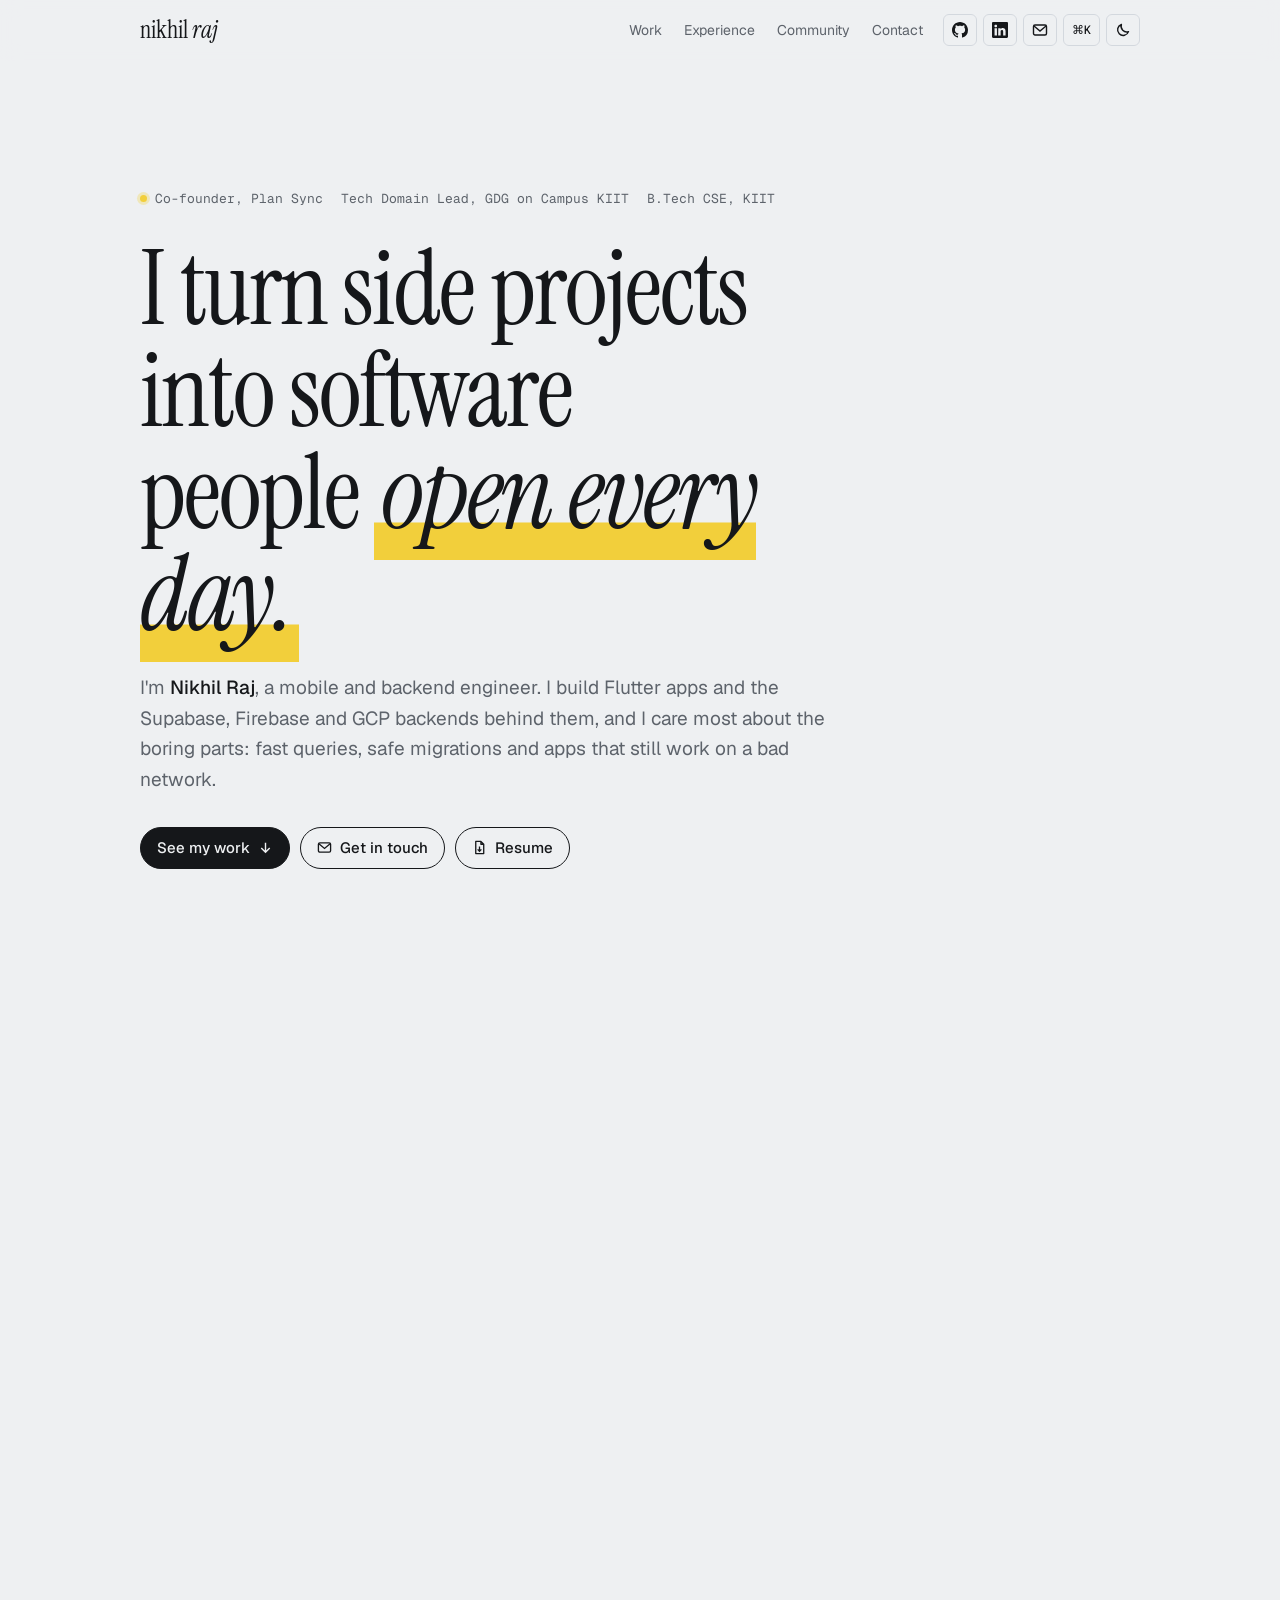
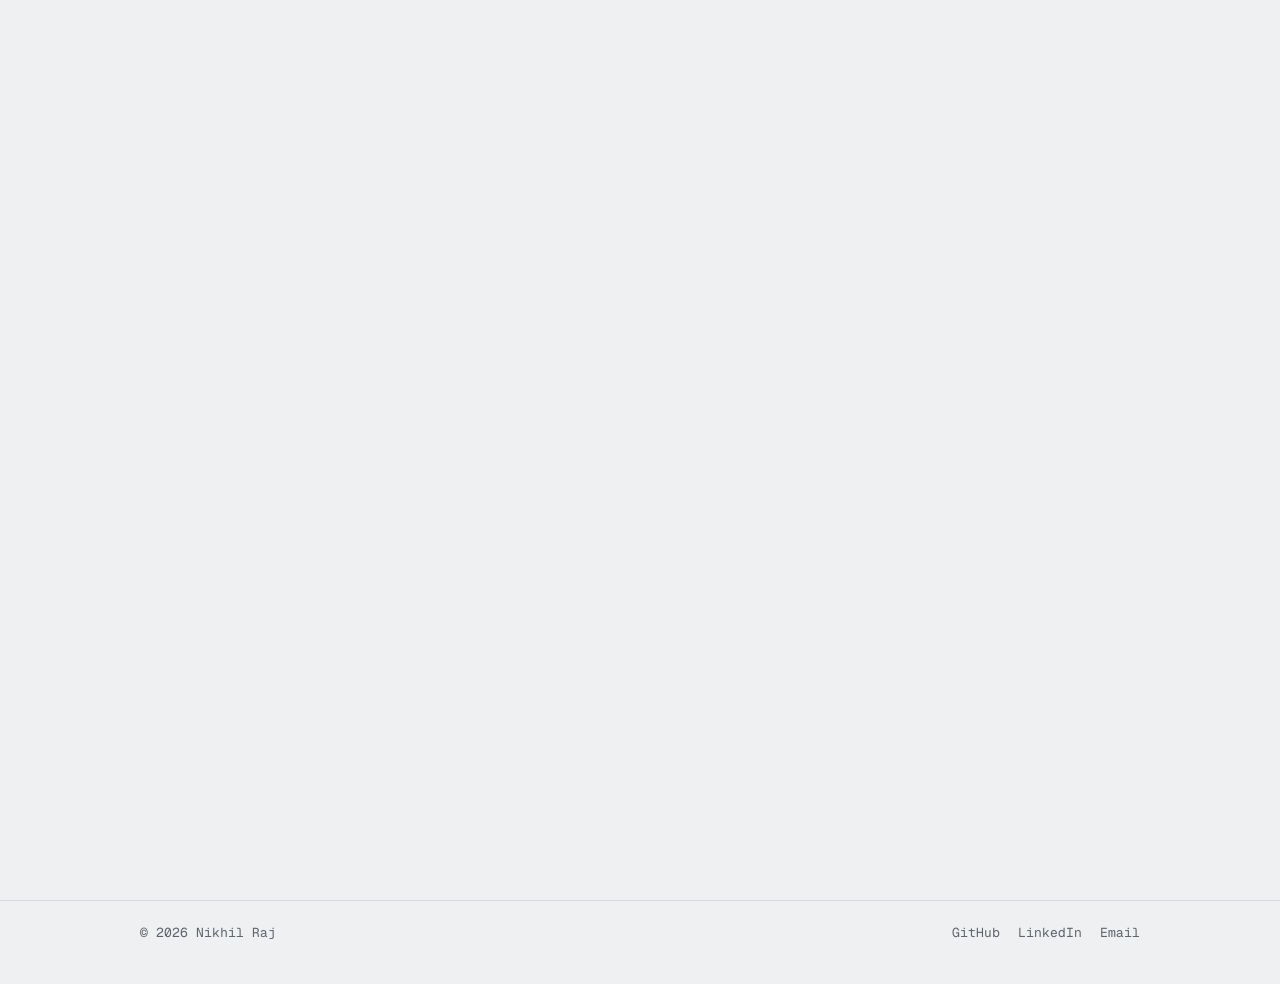
<file: index.html>
<!doctype html>
<html lang="en" class="no-js">
<head>
  <meta charset="utf-8">
  <meta name="viewport" content="width=device-width, initial-scale=1">
  <meta http-equiv="Content-Security-Policy" content="default-src 'self'; script-src 'self' 'sha256-2y3BFOywjpH5ztESn5ZbFcE5j5Bi09aAn/C+HqC1ujg='; style-src 'self'; img-src 'self' data:; font-src 'self'; connect-src 'self'; object-src 'none'; base-uri 'self'; form-action 'none'">
  <meta name="referrer" content="strict-origin-when-cross-origin">
  <meta name="robots" content="index, follow">
  <title>Nikhil Raj · Mobile & Backend Engineer</title>
  <meta name="description" content="Nikhil Raj builds mobile apps and the backends behind them. Co-founder of Plan Sync, a campus app with 15,000+ accounts. Flutter, Go, Python, Supabase, GCP.">
  <link rel="canonical" href="https://nikhilraj.co.in/">
  <meta property="og:type" content="website">
  <meta property="og:url" content="https://nikhilraj.co.in/">
  <meta property="og:title" content="Nikhil Raj · Mobile & Backend Engineer">
  <meta property="og:description" content="I turn side projects into software people open every day. Co-founder of Plan Sync (15,000+ accounts).">
  <meta property="og:image" content="https://nikhilraj.co.in/assets/og-image.png">
  <meta name="twitter:card" content="summary_large_image">
  <meta name="theme-color" content="#eef0f2" media="(prefers-color-scheme: light)">
  <meta name="theme-color" content="#0f1113" media="(prefers-color-scheme: dark)">
  <link rel="icon" href="/assets/favicon.svg" type="image/svg+xml">
  <link rel="preload" href="/assets/fonts/instrument-serif.woff2" as="font" type="font/woff2" crossorigin>
  <link rel="stylesheet" href="/assets/fonts.css">
  <link rel="stylesheet" href="/assets/styles.css">
  <script>
    document.documentElement.classList.remove('no-js');
    try { var t = localStorage.getItem('theme'); if (t) document.documentElement.dataset.theme = t; } catch (e) {}
  </script>
  <script type="application/ld+json">
  {"@context":"https://schema.org","@type":"Person","name":"Nikhil Raj","url":"https://nikhilraj.co.in/","jobTitle":"Mobile & Backend Engineer","alumniOf":"Kalinga Institute of Industrial Technology","sameAs":["https://github.com/NiikhilRaj","https://linkedin.com/in/nikhilraj16"]}
  </script>
</head>
<body>
<a class="skip" href="#main">Skip to content</a>

<svg class="sprite" width="0" height="0" aria-hidden="true">
  <symbol id="i-arrow" viewBox="0 0 16 16"><path d="M4.5 11.5l7-7M6 4.5h5.5V10" fill="none" stroke="currentColor" stroke-width="1.5"/></symbol>
  <symbol id="i-down" viewBox="0 0 16 16"><path d="M8 3v10M3.5 8.5L8 13l4.5-4.5" fill="none" stroke="currentColor" stroke-width="1.5"/></symbol>
  <symbol id="i-moon" viewBox="0 0 16 16"><path d="M13.5 9.6A5.6 5.6 0 0 1 6.4 2.5a5.6 5.6 0 1 0 7.1 7.1z" fill="none" stroke="currentColor" stroke-width="1.4" stroke-linejoin="round"/></symbol>
  <symbol id="i-sun" viewBox="0 0 16 16"><circle cx="8" cy="8" r="3" fill="none" stroke="currentColor" stroke-width="1.4"/><path d="M8 1v2M8 13v2M1 8h2M13 8h2M3 3l1.4 1.4M11.6 11.6L13 13M3 13l1.4-1.4M11.6 4.4L13 3" stroke="currentColor" stroke-width="1.4"/></symbol>
  <symbol id="i-gh" viewBox="0 0 16 16"><path fill="currentColor" d="M8 0C3.58 0 0 3.58 0 8c0 3.54 2.29 6.53 5.47 7.59.4.07.55-.17.55-.38 0-.19-.01-.82-.01-1.49-2.01.37-2.53-.49-2.69-.94-.09-.23-.48-.94-.82-1.13-.28-.15-.68-.52-.01-.53.63-.01 1.08.58 1.23.82.72 1.21 1.87.87 2.33.66.07-.52.28-.87.51-1.07-1.78-.2-3.64-.89-3.64-3.95 0-.87.31-1.59.82-2.15-.08-.2-.36-1.02.08-2.12 0 0 .67-.21 2.2.82.64-.18 1.32-.27 2-.27.68 0 1.36.09 2 .27 1.53-1.04 2.2-.82 2.2-.82.44 1.1.16 1.92.08 2.12.51.56.82 1.27.82 2.15 0 3.07-1.87 3.75-3.65 3.95.29.25.54.73.54 1.48 0 1.07-.01 1.93-.01 2.2 0 .21.15.46.55.38A8.01 8.01 0 0 0 16 8c0-4.42-3.58-8-8-8z"/></symbol>
  <symbol id="i-in" viewBox="0 0 16 16"><path fill="currentColor" d="M0 1.15C0 .52.52 0 1.18 0h13.64C15.48 0 16 .52 16 1.15v13.7c0 .63-.52 1.15-1.18 1.15H1.18C.52 16 0 15.48 0 14.85V1.15zm4.94 12.24V6.17H2.54v7.22h2.4zM3.74 5.18c.84 0 1.36-.55 1.36-1.25-.02-.71-.52-1.25-1.35-1.25-.82 0-1.36.54-1.36 1.25 0 .7.52 1.25 1.33 1.25h.02zm4.9 8.21V9.36c0-.22.02-.43.08-.59.18-.43.57-.88 1.23-.88.87 0 1.22.66 1.22 1.63v3.87h2.4V9.25c0-2.22-1.18-3.25-2.76-3.25-1.27 0-1.84.7-2.16 1.19v.03h-.02l.02-.03V6.17h-2.4c.03.68 0 7.22 0 7.22h2.4z"/></symbol>
  <symbol id="i-play" viewBox="0 0 16 16"><path d="M3 1.8v12.4c0 .4.4.6.7.4l10.4-6.2a.5.5 0 0 0 0-.8L3.7 1.4c-.3-.2-.7 0-.7.4z" fill="none" stroke="currentColor" stroke-width="1.4" stroke-linejoin="round"/></symbol>
  <symbol id="i-mail" viewBox="0 0 16 16"><rect x="1.5" y="3" width="13" height="10" rx="1.5" fill="none" stroke="currentColor" stroke-width="1.4"/><path d="M2 4l6 5 6-5" fill="none" stroke="currentColor" stroke-width="1.4"/></symbol>
  <symbol id="i-file" viewBox="0 0 16 16"><path d="M4 1.5h5.5L12.5 4.5v10h-8.5z M9.5 1.5v3h3" fill="none" stroke="currentColor" stroke-width="1.4" stroke-linejoin="round"/><path d="M8 7v5M6 10l2 2 2-2" fill="none" stroke="currentColor" stroke-width="1.4"/></symbol>
</svg>

<header class="top" id="top">
  <div class="wrap">
    <a class="brand" href="/" aria-label="Nikhil Raj, home">nikhil <i>raj</i></a>
    <nav class="nav" aria-label="Sections">
      <a href="#work">Work</a>
      <a href="#experience">Experience</a>
      <a href="#community">Community</a>
      <a href="#contact">Contact</a>
    </nav>
    <div class="top-tools">
      <a class="icon-btn" href="https://github.com/NiikhilRaj" target="_blank" rel="noopener" aria-label="GitHub" title="GitHub"><svg><use href="#i-gh"/></svg></a>
      <a class="icon-btn" href="https://linkedin.com/in/nikhilraj16" target="_blank" rel="noopener" aria-label="LinkedIn" title="LinkedIn"><svg><use href="#i-in"/></svg></a>
      <a class="icon-btn" href="mailto:nikhilraj13733@gmail.com" aria-label="Email" title="nikhilraj13733@gmail.com"><svg><use href="#i-mail"/></svg></a>
      <button class="icon-btn" id="open-palette" type="button" aria-label="Open quick navigation" title="Quick navigation (Ctrl/⌘ K)">⌘K</button>
      <button class="icon-btn" id="theme" type="button" aria-label="Toggle dark mode">
        <svg class="theme-moon"><use href="#i-moon"/></svg><svg class="theme-sun"><use href="#i-sun"/></svg>
      </button>
    </div>
  </div>
</header>

<main id="main">
  <section class="hero">
    <div class="wrap">
      <p class="eyebrow mono"><span><span class="dot"></span>Co-founder, Plan Sync</span><span>Tech Domain Lead, GDG on Campus KIIT</span><span>B.Tech CSE, KIIT</span></p>
      <h1>I turn side projects into software people <em class="mark">open every day.</em></h1>
      <p class="hero-sub">I'm <strong>Nikhil Raj</strong>, a mobile and backend engineer. I build Flutter apps and the Supabase, Firebase and GCP backends behind them, and I care most about the boring parts: fast queries, safe migrations and apps that still work on a bad network.</p>
      <div class="hero-cta">
        <a class="btn solid" href="#work">See my work <svg><use href="#i-down"/></svg></a>
        <a class="btn" href="mailto:nikhilraj13733@gmail.com"><svg><use href="#i-mail"/></svg> Get in touch</a>
        <a class="btn" href="https://docs.google.com/document/d/1LQzkYUAQ8d1en3Uep0_bGfKdRoMT5BG5hDGg9HIAHIo/edit?tab=t.0" target="_blank" rel="noopener"><svg><use href="#i-file"/></svg> Resume</a>
      </div>
    </div>
  </section>

  <div class="wrap">
    <ul class="numbers reveal" aria-label="Highlights">
      <li><span class="num" data-count="15000" data-suffix="+">15,000+</span><span class="num-label">accounts on Plan Sync, from a weekend project</span></li>
      <li><span class="num" data-count="3500" data-suffix="+">3,500+</span><span class="num-label">students opening it daily (9,500+ monthly)</span></li>
      <li><span class="num" data-count="76" data-suffix="%">76%</span><span class="num-label">cut in API query latency after a backend redesign</span></li>
      <li><span class="num" data-count="4.7" data-decimals="1" data-suffix="★">4.7★</span><span class="num-label">Play Store rating from 467 reviews</span></li>
    </ul>
  </div>

  <!-- WORK -->
  <section class="section" id="work">
    <div class="wrap">
      <div class="section-head reveal"><span class="mono">Selected work</span><h2>Things I've shipped</h2></div>

      <article class="feature reveal">
        <div class="feature-copy">
          <span class="mono muted">Co-founder · Sep 2023 to now</span>
          <h3>Plan Sync</h3>
          <p>A timetable app for college students that started as a weekend project and became the app most of campus checks before class. I designed the first database and backend, owned the roadmap and outreach, and later redesigned the backend and the UI.</p>
          <div class="tags"><span class="tag">Flutter</span><span class="tag">Supabase</span><span class="tag">GCP</span><span class="tag">Postgres</span><span class="tag">Open source</span></div>
          <div class="feature-links">
            <a class="chip-link" href="https://play.google.com/store/apps/details?id=in.co.cardlink.plansync" target="_blank" rel="noopener"><svg><use href="#i-play"/></svg> Play Store</a>
            <a class="chip-link" href="https://github.com/plansync-in/plan-sync" target="_blank" rel="noopener"><svg><use href="#i-gh"/></svg> Source</a>
          </div>
        </div>
        <div class="feature-art" aria-hidden="true">
          <div class="phone">
            <div class="screen">
              <div class="screen-head"><b>Today</b><span class="mono muted screen-sec">Section CSE-12</span></div>
              <div class="screen-days"><span>Mon</span><span class="on">Tue</span><span>Wed</span><span>Thu</span><span>Fri</span></div>
              <div class="slot"><time>08:00</time><div><b>Operating Systems</b><small>Room C-201</small></div></div>
              <div class="slot now"><time>09:00</time><div><b>DBMS Lab</b><small>Lab 4 · now</small></div></div>
              <div class="slot"><time>11:00</time><div><b>Machine Learning</b><small>Elective · Room B-106</small></div></div>
              <div class="slot"><time>13:00</time><div><b>Computer Architecture</b><small>Room C-104</small></div></div>
              <div class="slot"><time>15:00</time><div><b>Cloud Computing</b><small>Elective · Room A-12</small></div></div>
            </div>
          </div>
        </div>
      </article>

      <div class="projects">
        <article class="proj reveal">
          <div><h3>MySanji</h3><span class="kind mono">Freelance · Full-stack</span></div>
          <div>
            <p>A grocery delivery app connecting customers with local farmers, fishers and vendors. I moved production from Firebase to MongoDB with zero downtime and no data loss, using a FastAPI layer between the app and the new database, then rebuilt the app in Flutter and Swift and cut its size by 15%.</p>
            <div class="tags"><span class="tag">FastAPI</span><span class="tag">MongoDB</span><span class="tag">Flutter</span><span class="tag">Swift</span></div>
          </div>
          <div class="proj-links"><a class="arrow-link" href="https://mysanji.com/" target="_blank" rel="noopener">mysanji.com <svg><use href="#i-arrow"/></svg></a></div>
        </article>

        <article class="proj reveal">
          <div><h3>Shanghai Global</h3><span class="kind mono">Freelance · CRM &amp; web</span></div>
          <div>
            <p>Car-parts sourcing for the UAE, Qatar and the GCC. I built a cross-platform CRM dashboard for inventory and orders that halved order-processing time and raised capacity by 15%, and redesigned their landing page, which lifted retention by 20%.</p>
            <div class="tags"><span class="tag">Supabase</span><span class="tag">GCP</span><span class="tag">Flutter</span><span class="tag">WordPress</span></div>
          </div>
          <div class="proj-links"><a class="arrow-link" href="https://shanghaiglobalauto.com/" target="_blank" rel="noopener">shanghaiglobalauto.com <svg><use href="#i-arrow"/></svg></a></div>
        </article>

        <article class="proj reveal">
          <div><h3>Email spam classifier</h3><span class="kind mono">DRDO (DEAL) · ML</span></div>
          <div>
            <p>An ensemble of SVM, Naive Bayes and Extra Trees that reached 97.3% accuracy, 4 points above the baseline, served through a real-time pipeline that classifies each email in under 200 ms.</p>
            <div class="tags"><span class="tag">Python</span><span class="tag">scikit-learn</span><span class="tag">NLP</span></div>
          </div>
          <div class="proj-links"><a class="arrow-link" href="https://github.com/NiikhilRaj/email-spam-classifier" target="_blank" rel="noopener">GitHub <svg><use href="#i-arrow"/></svg></a></div>
        </article>

        <article class="proj reveal">
          <div><h3>GDG recruitment screening</h3><span class="kind mono">GDG on Campus KIIT · AI tooling</span></div>
          <div>
            <p>Adapted HackerRank's open-source hiring agent with a custom per-domain rubric to score 500+ applications, cutting shortlisting from two weeks to three days while a human still reviewed every shortlist.</p>
            <div class="tags"><span class="tag">Python</span><span class="tag">Gemini API</span></div>
          </div>
          <div class="proj-links"><a class="arrow-link" href="https://github.com/NiikhilRaj/hiring-agent" target="_blank" rel="noopener">GitHub <svg><use href="#i-arrow"/></svg></a></div>
        </article>

        <article class="proj reveal">
          <div><h3>Weave</h3><span class="kind mono">MLSA Project Wing 2025 · Open source</span></div>
          <div>
            <p>A Flutter video-calling app built by a student team. I built the login and signup flow, custom widgets and app routing through merged pull requests.</p>
            <div class="tags"><span class="tag">Flutter</span><span class="tag">Dart</span></div>
          </div>
          <div class="proj-links"><a class="arrow-link" href="https://github.com/MLSAKIIT/weave-app" target="_blank" rel="noopener">GitHub <svg><use href="#i-arrow"/></svg></a></div>
        </article>

        <article class="proj reveal">
          <div><h3>Nourish</h3><span class="kind mono">GDG workshop app · Open source</span></div>
          <div>
            <p>A nutrition tracker with macro tracking, barcode scanning and AI recipe suggestions, used as the base project in GDG mobile workshops so students contribute real features.</p>
            <div class="tags"><span class="tag">Flutter</span><span class="tag">Provider</span><span class="tag">Hive</span></div>
          </div>
          <div class="proj-links"><a class="arrow-link" href="https://github.com/NiikhilRaj/nourish-app" target="_blank" rel="noopener">GitHub <svg><use href="#i-arrow"/></svg></a></div>
        </article>

        <article class="proj reveal">
          <div><h3>Flappy Flame</h3><span class="kind mono">Game dev · Workshop demo</span></div>
          <div>
            <p>A Flappy Bird clone on the Flame engine with physics, scoring and saved high scores, running on Android, iOS, web and desktop from one codebase. I use it to teach game development.</p>
            <div class="tags"><span class="tag">Flutter</span><span class="tag">Flame</span></div>
          </div>
          <div class="proj-links"><a class="arrow-link" href="https://github.com/NiikhilRaj/flappy_flame" target="_blank" rel="noopener">GitHub <svg><use href="#i-arrow"/></svg></a></div>
        </article>
      </div>
    </div>
  </section>

  <!-- EXPERIENCE -->
  <section class="section" id="experience">
    <div class="wrap">
      <div class="section-head reveal"><span class="mono">Experience</span><h2>Where I've worked</h2></div>
      <div class="log reveal">
        <details open>
          <summary><span class="when mono">Sep 2023 to now</span><span class="role">Co-founder <span class="org">· Plan Sync</span></span><span class="toggle" aria-hidden="true">+</span></summary>
          <div class="body"><ul>
            <li>Turned a weekend side project into a campus-wide app with <b>15,000+ accounts</b> (3,500+ daily, 9,500+ monthly active) by productizing early and owning the roadmap, features and outreach.</li>
            <li>Reached the first 1,000 users on a database and backend I designed and built on Supabase and GCP.</li>
            <li>Cut API query latency by <b>76%</b> by redesigning the backend with indexes, async processing and response caching.</li>
            <li>Designed the current cross-platform UI, led the electives, search and network-error features, and reviewed and merged 8 contributor PRs as maintainer.</li>
          </ul></div>
        </details>
        <details>
          <summary><span class="when mono">Oct 2025 to Mar 2026</span><span class="role">Freelance Full-Stack Developer <span class="org">· MySanji</span></span><span class="toggle" aria-hidden="true">+</span></summary>
          <div class="body"><ul>
            <li>Migrated the production database from Firebase to MongoDB with <b>zero downtime</b> and no data loss through a FastAPI layer, in one month.</li>
            <li>Cut app size by 15% by rebuilding the app in Flutter and Swift over a five-month overhaul.</li>
          </ul></div>
        </details>
        <details>
          <summary><span class="when mono">Aug 2025 to Dec 2025</span><span class="role">Freelance Software Engineer <span class="org">· Shanghai Global</span></span><span class="toggle" aria-hidden="true">+</span></summary>
          <div class="body"><ul>
            <li>Cut order-processing time by <b>50%</b> and raised order capacity by 15% with a cross-platform CRM dashboard on Supabase and GCP.</li>
            <li>Raised customer retention by 20% by redesigning the company's WordPress landing page.</li>
          </ul></div>
        </details>
        <details>
          <summary><span class="when mono">Jun 2025 to Jul 2025</span><span class="role">Summer Trainee <span class="org">· DEAL, DRDO</span></span><span class="toggle" aria-hidden="true">+</span></summary>
          <div class="body"><ul>
            <li>Reached <b>97.3%</b> spam-detection accuracy, 4 points above baseline, with an ensemble of SVM, Naive Bayes and Extra Trees in Python.</li>
            <li>Classified incoming email in under 200 ms each with a real-time pipeline and NLP preprocessing.</li>
          </ul></div>
        </details>
        <details>
          <summary><span class="when mono">Mar 2025 to May 2025</span><span class="role">Flutter Developer Intern <span class="org">· MemoNeet</span></span><span class="toggle" aria-hidden="true">+</span></summary>
          <div class="body"><ul>
            <li>Shipped a referral system on Firebase Auth, Realtime Database and Razorpay payouts.</li>
            <li>Wrote Firebase Functions and Realtime Database security rules for a backend serving <b>1M+ users</b>.</li>
            <li>Reduced login failures by 5% by handling legacy devices in the auth flow.</li>
          </ul></div>
        </details>
      </div>
    </div>
  </section>

  <!-- COMMUNITY -->
  <section class="section" id="community">
    <div class="wrap">
      <div class="section-head reveal"><span class="mono">Community</span><h2>Teaching and leading</h2></div>
      <div class="cards">
        <article class="card reveal">
          <span class="mono muted">Feb 2025 to now · Volunteer</span>
          <h3>Tech Domain Lead, Google Developer Group on Campus KIIT</h3>
          <span class="big">2,000+</span>
          <p>students taught mobile and game development through workshops, webinars and bootcamps, using projects like <a href="https://github.com/NiikhilRaj/nourish-app" target="_blank" rel="noopener">Nourish</a> and <a href="https://github.com/NiikhilRaj/flappy_flame" target="_blank" rel="noopener">Flappy Flame</a>. I also coordinated 30+ student developers to ship 4 community apps.</p>
        </article>
        <article class="card reveal">
          <span class="mono muted">Feb 2025 to now · Volunteer</span>
          <h3>App Developer, Microsoft Learn Student Ambassadors KIIT</h3>
          <span class="big">1 month</span>
          <p>Led a team of 13 students from a blank repo to a released fitness-tracking and video-calling app in one month.</p>
        </article>
      </div>
    </div>
  </section>

  <!-- STACK -->
  <section class="section" id="stack">
    <div class="wrap">
      <div class="section-head reveal"><span class="mono">Toolbox</span><h2>What I work with</h2></div>
      <dl class="stack reveal">
        <div class="stack-row"><dt class="mono">Languages</dt><dd><span>Dart</span><span>Python</span><span>Go</span><span>Swift</span><span>C++</span><span>C</span><span>Java</span></dd></div>
        <div class="stack-row"><dt class="mono">Mobile</dt><dd><span>Flutter</span><span>Flame</span><span>Swift</span><span>Figma</span></dd></div>
        <div class="stack-row"><dt class="mono">Backend</dt><dd><span>FastAPI</span><span>REST APIs</span><span>Postgres</span><span>MongoDB</span><span>Supabase</span><span>Firebase</span></dd></div>
        <div class="stack-row"><dt class="mono">Cloud &amp; ops</dt><dd><span>GCP</span><span>AWS (Lambda, EC2, S3)</span><span>Docker</span><span>GitHub Actions</span><span>Grafana</span><span>Linux</span></dd></div>
        <div class="stack-row"><dt class="mono">Certified</dt><dd><span><a href="https://www.credly.com/badges/8848e8b5-2389-4c54-8351-a8959b86e217/public_url" target="_blank" rel="noopener">SAP Certified Backend Developer (CAP)</a></span><span><a href="https://www.coursera.org/account/accomplishments/professional-cert/M4ODEMSPIJYP" target="_blank" rel="noopener">IBM DevOps &amp; Software Engineering</a></span></dd></div>
        <div class="stack-row"><dt class="mono">Education</dt><dd>B.Tech in Computer Science, Kalinga Institute of Industrial Technology, 2023 to now</dd></div>
      </dl>
    </div>
  </section>

  <!-- CONTACT -->
  <section class="contact" id="contact">
    <div class="wrap">
      <p class="mono muted reveal">Contact</p>
      <h2 class="reveal">Building something? <em>Let's talk.</em></h2>
      <div class="mail-row reveal">
        <a class="mail" href="mailto:nikhilraj13733@gmail.com">nikhilraj13733@gmail.com</a>
        <button class="icon-btn" id="copy-mail" type="button" data-email="nikhilraj13733@gmail.com">Copy</button>
      </div>
      <div class="socials reveal">
        <a class="chip-link" href="https://github.com/NiikhilRaj" target="_blank" rel="noopener"><svg><use href="#i-gh"/></svg> GitHub</a>
        <a class="chip-link" href="https://linkedin.com/in/nikhilraj16" target="_blank" rel="noopener"><svg><use href="#i-in"/></svg> LinkedIn</a>
        <a class="chip-link" href="https://play.google.com/store/apps/details?id=in.co.cardlink.plansync" target="_blank" rel="noopener"><svg><use href="#i-play"/></svg> Plan Sync</a>
        <a class="chip-link" href="https://docs.google.com/document/d/1LQzkYUAQ8d1en3Uep0_bGfKdRoMT5BG5hDGg9HIAHIo/edit?tab=t.0" target="_blank" rel="noopener"><svg><use href="#i-file"/></svg> Resume</a>
      </div>
    </div>
  </section>
</main>

<footer>
  <div class="wrap mono">
    <span>© <span id="year">2026</span> Nikhil Raj</span>
    <span class="foot-links"><a href="https://github.com/NiikhilRaj" target="_blank" rel="noopener">GitHub</a><a href="https://linkedin.com/in/nikhilraj16" target="_blank" rel="noopener">LinkedIn</a><a href="mailto:nikhilraj13733@gmail.com">Email</a></span>
  </div>
</footer>

<div class="palette" id="palette" role="dialog" aria-modal="true" aria-label="Quick navigation">
  <div class="palette-box">
    <input id="palette-input" type="text" placeholder="Jump to a section, project or link…" autocomplete="off" spellcheck="false">
    <ul id="palette-list"></ul>
  </div>
</div>

<script src="/assets/main.js" defer></script>
</body>
</html>
</file>
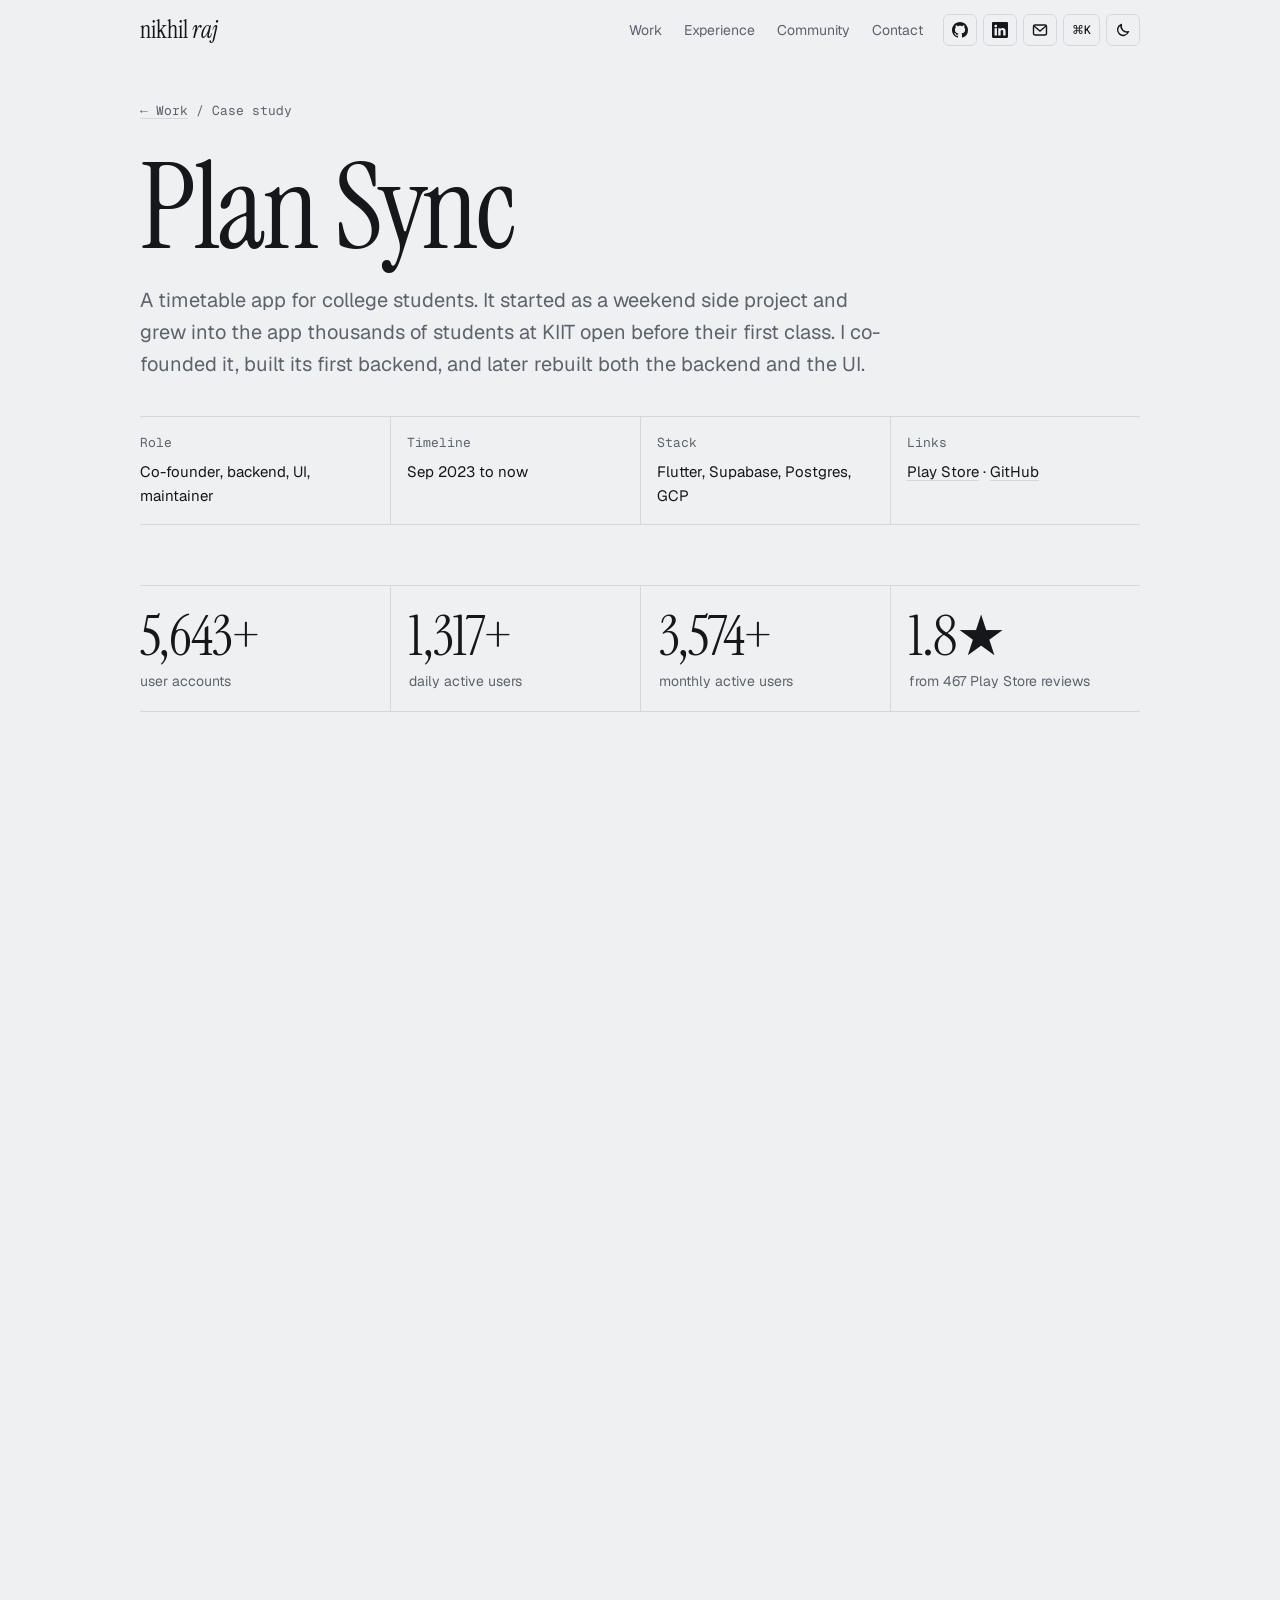
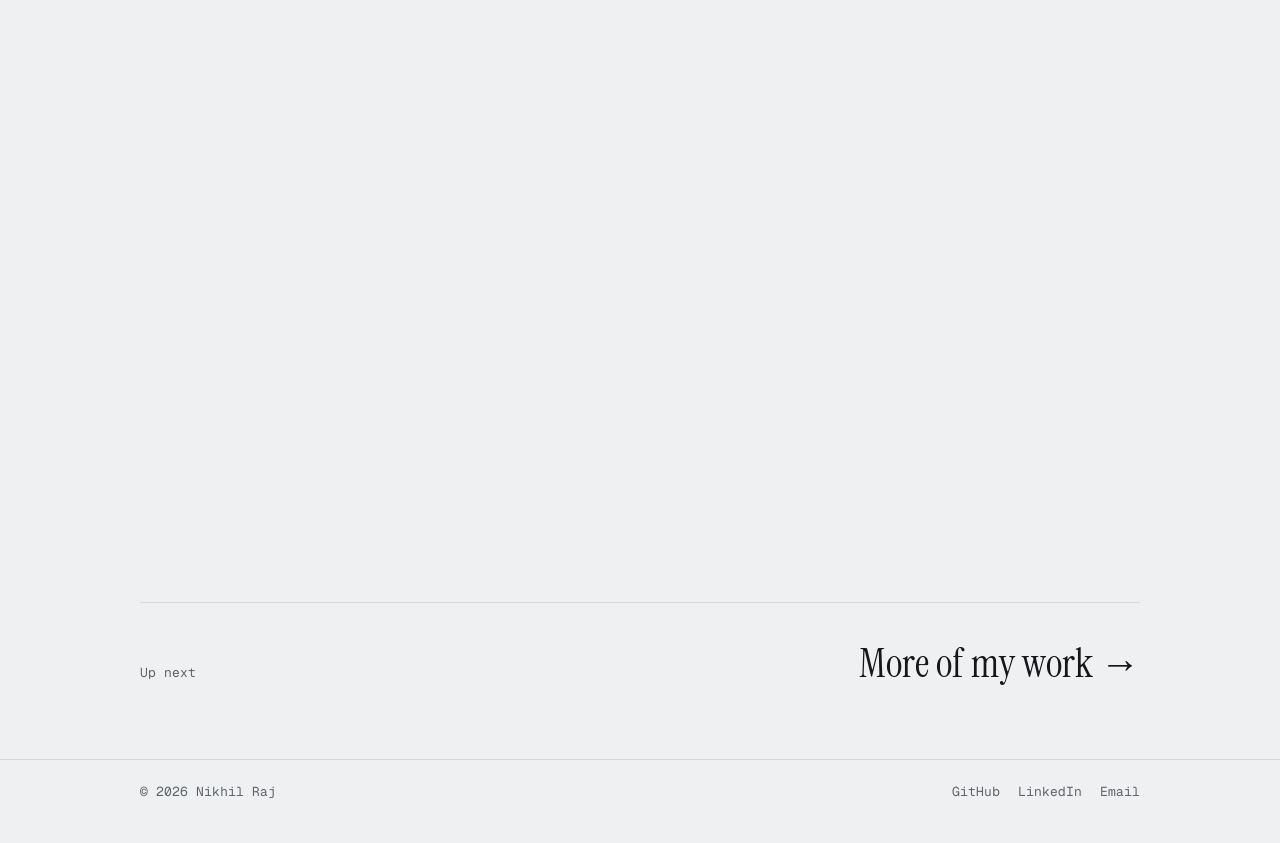
<file: projects/plan-sync.html>
<!doctype html>
<html lang="en" class="no-js">
<head>
  <meta charset="utf-8">
  <meta name="viewport" content="width=device-width, initial-scale=1">
  <meta http-equiv="Content-Security-Policy" content="default-src 'self'; script-src 'self' 'sha256-2y3BFOywjpH5ztESn5ZbFcE5j5Bi09aAn/C+HqC1ujg='; style-src 'self'; img-src 'self' data:; font-src 'self'; connect-src 'self'; object-src 'none'; base-uri 'self'; form-action 'none'">
  <meta name="referrer" content="strict-origin-when-cross-origin">
  <meta name="robots" content="index, follow">
  <title>Plan Sync · Nikhil Raj</title>
  <meta name="description" content="How a weekend timetable project became a campus app with 15,000+ accounts, and the backend redesign that cut API latency by 76%.">
  <link rel="canonical" href="https://nikhilraj.co.in/projects/plan-sync.html">
  <meta property="og:type" content="website">
  <meta property="og:url" content="https://nikhilraj.co.in/projects/plan-sync.html">
  <meta property="og:title" content="Plan Sync · Nikhil Raj">
  <meta property="og:description" content="I turn side projects into software people open every day. Co-founder of Plan Sync (15,000+ accounts).">
  <meta property="og:image" content="https://nikhilraj.co.in/assets/og-image.png">
  <meta name="twitter:card" content="summary_large_image">
  <meta name="theme-color" content="#eef0f2" media="(prefers-color-scheme: light)">
  <meta name="theme-color" content="#0f1113" media="(prefers-color-scheme: dark)">
  <link rel="icon" href="/assets/favicon.svg" type="image/svg+xml">
  <link rel="preload" href="/assets/fonts/instrument-serif.woff2" as="font" type="font/woff2" crossorigin>
  <link rel="stylesheet" href="/assets/fonts.css">
  <link rel="stylesheet" href="/assets/styles.css">
  <script>
    document.documentElement.classList.remove('no-js');
    try { var t = localStorage.getItem('theme'); if (t) document.documentElement.dataset.theme = t; } catch (e) {}
  </script>
</head>
<body>
<a class="skip" href="#main">Skip to content</a>

<svg class="sprite" width="0" height="0" aria-hidden="true">
  <symbol id="i-arrow" viewBox="0 0 16 16"><path d="M4.5 11.5l7-7M6 4.5h5.5V10" fill="none" stroke="currentColor" stroke-width="1.5"/></symbol>
  <symbol id="i-down" viewBox="0 0 16 16"><path d="M8 3v10M3.5 8.5L8 13l4.5-4.5" fill="none" stroke="currentColor" stroke-width="1.5"/></symbol>
  <symbol id="i-moon" viewBox="0 0 16 16"><path d="M13.5 9.6A5.6 5.6 0 0 1 6.4 2.5a5.6 5.6 0 1 0 7.1 7.1z" fill="none" stroke="currentColor" stroke-width="1.4" stroke-linejoin="round"/></symbol>
  <symbol id="i-sun" viewBox="0 0 16 16"><circle cx="8" cy="8" r="3" fill="none" stroke="currentColor" stroke-width="1.4"/><path d="M8 1v2M8 13v2M1 8h2M13 8h2M3 3l1.4 1.4M11.6 11.6L13 13M3 13l1.4-1.4M11.6 4.4L13 3" stroke="currentColor" stroke-width="1.4"/></symbol>
  <symbol id="i-gh" viewBox="0 0 16 16"><path fill="currentColor" d="M8 0C3.58 0 0 3.58 0 8c0 3.54 2.29 6.53 5.47 7.59.4.07.55-.17.55-.38 0-.19-.01-.82-.01-1.49-2.01.37-2.53-.49-2.69-.94-.09-.23-.48-.94-.82-1.13-.28-.15-.68-.52-.01-.53.63-.01 1.08.58 1.23.82.72 1.21 1.87.87 2.33.66.07-.52.28-.87.51-1.07-1.78-.2-3.64-.89-3.64-3.95 0-.87.31-1.59.82-2.15-.08-.2-.36-1.02.08-2.12 0 0 .67-.21 2.2.82.64-.18 1.32-.27 2-.27.68 0 1.36.09 2 .27 1.53-1.04 2.2-.82 2.2-.82.44 1.1.16 1.92.08 2.12.51.56.82 1.27.82 2.15 0 3.07-1.87 3.75-3.65 3.95.29.25.54.73.54 1.48 0 1.07-.01 1.93-.01 2.2 0 .21.15.46.55.38A8.01 8.01 0 0 0 16 8c0-4.42-3.58-8-8-8z"/></symbol>
  <symbol id="i-in" viewBox="0 0 16 16"><path fill="currentColor" d="M0 1.15C0 .52.52 0 1.18 0h13.64C15.48 0 16 .52 16 1.15v13.7c0 .63-.52 1.15-1.18 1.15H1.18C.52 16 0 15.48 0 14.85V1.15zm4.94 12.24V6.17H2.54v7.22h2.4zM3.74 5.18c.84 0 1.36-.55 1.36-1.25-.02-.71-.52-1.25-1.35-1.25-.82 0-1.36.54-1.36 1.25 0 .7.52 1.25 1.33 1.25h.02zm4.9 8.21V9.36c0-.22.02-.43.08-.59.18-.43.57-.88 1.23-.88.87 0 1.22.66 1.22 1.63v3.87h2.4V9.25c0-2.22-1.18-3.25-2.76-3.25-1.27 0-1.84.7-2.16 1.19v.03h-.02l.02-.03V6.17h-2.4c.03.68 0 7.22 0 7.22h2.4z"/></symbol>
  <symbol id="i-play" viewBox="0 0 16 16"><path d="M3 1.8v12.4c0 .4.4.6.7.4l10.4-6.2a.5.5 0 0 0 0-.8L3.7 1.4c-.3-.2-.7 0-.7.4z" fill="none" stroke="currentColor" stroke-width="1.4" stroke-linejoin="round"/></symbol>
  <symbol id="i-mail" viewBox="0 0 16 16"><rect x="1.5" y="3" width="13" height="10" rx="1.5" fill="none" stroke="currentColor" stroke-width="1.4"/><path d="M2 4l6 5 6-5" fill="none" stroke="currentColor" stroke-width="1.4"/></symbol>
  <symbol id="i-file" viewBox="0 0 16 16"><path d="M4 1.5h5.5L12.5 4.5v10h-8.5z M9.5 1.5v3h3" fill="none" stroke="currentColor" stroke-width="1.4" stroke-linejoin="round"/><path d="M8 7v5M6 10l2 2 2-2" fill="none" stroke="currentColor" stroke-width="1.4"/></symbol>
</svg>

<header class="top" id="top">
  <div class="wrap">
    <a class="brand" href="/" aria-label="Nikhil Raj, home">nikhil <i>raj</i></a>
    <nav class="nav" aria-label="Sections">
      <a href="/#work">Work</a>
      <a href="/#experience">Experience</a>
      <a href="/#community">Community</a>
      <a href="/#contact">Contact</a>
    </nav>
    <div class="top-tools">
      <a class="icon-btn" href="https://github.com/NiikhilRaj" target="_blank" rel="noopener" aria-label="GitHub" title="GitHub"><svg><use href="#i-gh"/></svg></a>
      <a class="icon-btn" href="https://linkedin.com/in/nikhilraj16" target="_blank" rel="noopener" aria-label="LinkedIn" title="LinkedIn"><svg><use href="#i-in"/></svg></a>
      <a class="icon-btn" href="mailto:nikhilraj13733@gmail.com" aria-label="Email" title="nikhilraj13733@gmail.com"><svg><use href="#i-mail"/></svg></a>
      <button class="icon-btn" id="open-palette" type="button" aria-label="Open quick navigation" title="Quick navigation (Ctrl/⌘ K)">⌘K</button>
      <button class="icon-btn" id="theme" type="button" aria-label="Toggle dark mode">
        <svg class="theme-moon"><use href="#i-moon"/></svg><svg class="theme-sun"><use href="#i-sun"/></svg>
      </button>
    </div>
  </div>
</header>

<main id="main">
  <div class="wrap">
    <p class="crumbs mono muted"><a href="/#work">← Work</a> / Case study</p>
    <section class="case-hero">
      <h1>Plan Sync</h1>
      <p class="lede">A timetable app for college students. It started as a weekend side project and grew into the app thousands of students at KIIT open before their first class. I co-founded it, built its first backend, and later rebuilt both the backend and the UI.</p>
      <dl class="meta">
        <div><dt class="mono">Role</dt><dd>Co-founder, backend, UI, maintainer</dd></div>
        <div><dt class="mono">Timeline</dt><dd>Sep 2023 to now</dd></div>
        <div><dt class="mono">Stack</dt><dd>Flutter, Supabase, Postgres, GCP</dd></div>
        <div><dt class="mono">Links</dt><dd><a href="https://play.google.com/store/apps/details?id=in.co.cardlink.plansync" target="_blank" rel="noopener">Play Store</a> · <a href="https://github.com/plansync-in/plan-sync" target="_blank" rel="noopener">GitHub</a></dd></div>
      </dl>
    </section>

    <ul class="numbers reveal" aria-label="Plan Sync in numbers">
      <li><span class="num" data-count="15000" data-suffix="+">15,000+</span><span class="num-label">user accounts</span></li>
      <li><span class="num" data-count="3500" data-suffix="+">3,500+</span><span class="num-label">daily active users</span></li>
      <li><span class="num" data-count="9500" data-suffix="+">9,500+</span><span class="num-label">monthly active users</span></li>
      <li><span class="num" data-count="4.7" data-decimals="1" data-suffix="★">4.7★</span><span class="num-label">from 467 Play Store reviews</span></li>
    </ul>

    <section class="section">
      <div class="section-head reveal"><span class="mono">The problem</span><h2>Where is my next class?</h2></div>
      <div class="section-body"><div class="prose reveal">
        <p>Timetables at a big university change by section, by elective and by week, and they usually live in a PDF or a group chat. Plan Sync puts each student's own schedule on their phone, kept up to date by the community: students add their timetables and report anything that's wrong.</p>
        <p>What began as a weekend project for friends had real pull, so I pushed to <strong>productize it early</strong> and took on the roadmap, feature decisions and outreach to get it in front of the rest of campus.</p>
      </div></div>
    </section>

    <section class="section">
      <div class="section-head reveal"><span class="mono">Backend</span><h2>From zero to 1,000, then faster</h2></div>
      <div class="section-body"><div class="prose reveal">
        <p>I designed and built the <strong>first database and backend on Supabase and GCP</strong>, which carried the app to its first 1,000 users.</p>
        <p>As usage grew, I redesigned the backend for speed: <strong>database indexes</strong> on the hot queries, <strong>asynchronous processing</strong> for work that didn't need to block a request, and <strong>response caching</strong> for data many students request at once.</p>
        <p class="callout">API query latency dropped by 76%.</p>
      </div></div>
    </section>

    <section class="section">
      <div class="section-head reveal"><span class="mono">Product &amp; UI</span><h2>An app that works on campus Wi-Fi</h2></div>
      <div class="section-body"><div class="prose reveal">
        <p>I designed the current cross-platform UI and led three features: <strong>electives</strong>, so a schedule reflects the courses a student actually picked; <strong>search</strong>; and <strong>network-error handling</strong>, so the app degrades gracefully instead of failing on a flaky connection.</p>
      </div></div>
    </section>

    <section class="section">
      <div class="section-head reveal"><span class="mono">Open source</span><h2>Maintaining it in the open</h2></div>
      <div class="section-body"><div class="prose reveal">
        <p>Plan Sync is open source. I'm the <strong>#2 contributor, with 49 of 576 commits</strong>, and as a maintainer I've reviewed and merged 8 pull requests from other contributors.</p>
        <p><a class="arrow-link" href="https://github.com/plansync-in/plan-sync" target="_blank" rel="noopener">github.com/plansync-in/plan-sync <svg><use href="#i-arrow"/></svg></a></p>
      </div></div>
    </section>

    <div class="next">
      <span class="mono muted">Up next</span>
      <a href="/#work">More of my work →</a>
    </div>
  </div>
</main>

<footer>
  <div class="wrap mono">
    <span>© <span id="year">2026</span> Nikhil Raj</span>
    <span class="foot-links"><a href="https://github.com/NiikhilRaj" target="_blank" rel="noopener">GitHub</a><a href="https://linkedin.com/in/nikhilraj16" target="_blank" rel="noopener">LinkedIn</a><a href="mailto:nikhilraj13733@gmail.com">Email</a></span>
  </div>
</footer>

<div class="palette" id="palette" role="dialog" aria-modal="true" aria-label="Quick navigation">
  <div class="palette-box">
    <input id="palette-input" type="text" placeholder="Jump to a section, project or link…" autocomplete="off" spellcheck="false">
    <ul id="palette-list"></ul>
  </div>
</div>

<script src="/assets/main.js" defer></script>
</body>
</html>
</file>
<file: assets/fonts.css>
@font-face {
  font-family: 'Geist';
  font-style: normal;
  font-weight: 400;
  font-display: swap;
  src: url(/assets/fonts/geist.woff2) format('woff2');
  unicode-range: U+0000-00FF, U+0131, U+0152-0153, U+02BB-02BC, U+02C6, U+02DA, U+02DC, U+0304, U+0308, U+0329, U+2000-206F, U+20AC, U+2122, U+2191, U+2193, U+2212, U+2215, U+FEFF, U+FFFD;
}
@font-face {
  font-family: 'Geist';
  font-style: normal;
  font-weight: 500;
  font-display: swap;
  src: url(/assets/fonts/geist.woff2) format('woff2');
  unicode-range: U+0000-00FF, U+0131, U+0152-0153, U+02BB-02BC, U+02C6, U+02DA, U+02DC, U+0304, U+0308, U+0329, U+2000-206F, U+20AC, U+2122, U+2191, U+2193, U+2212, U+2215, U+FEFF, U+FFFD;
}
@font-face {
  font-family: 'Geist Mono';
  font-style: normal;
  font-weight: 400;
  font-display: swap;
  src: url(/assets/fonts/geist-mono.woff2) format('woff2');
  unicode-range: U+0000-00FF, U+0131, U+0152-0153, U+02BB-02BC, U+02C6, U+02DA, U+02DC, U+0304, U+0308, U+0329, U+2000-206F, U+20AC, U+2122, U+2191, U+2193, U+2212, U+2215, U+FEFF, U+FFFD;
}
@font-face {
  font-family: 'Geist Mono';
  font-style: normal;
  font-weight: 500;
  font-display: swap;
  src: url(/assets/fonts/geist-mono.woff2) format('woff2');
  unicode-range: U+0000-00FF, U+0131, U+0152-0153, U+02BB-02BC, U+02C6, U+02DA, U+02DC, U+0304, U+0308, U+0329, U+2000-206F, U+20AC, U+2122, U+2191, U+2193, U+2212, U+2215, U+FEFF, U+FFFD;
}
@font-face {
  font-family: 'Instrument Serif';
  font-style: italic;
  font-weight: 400;
  font-display: swap;
  src: url(/assets/fonts/instrument-serif-italic.woff2) format('woff2');
  unicode-range: U+0000-00FF, U+0131, U+0152-0153, U+02BB-02BC, U+02C6, U+02DA, U+02DC, U+0304, U+0308, U+0329, U+2000-206F, U+20AC, U+2122, U+2191, U+2193, U+2212, U+2215, U+FEFF, U+FFFD;
}
@font-face {
  font-family: 'Instrument Serif';
  font-style: normal;
  font-weight: 400;
  font-display: swap;
  src: url(/assets/fonts/instrument-serif.woff2) format('woff2');
  unicode-range: U+0000-00FF, U+0131, U+0152-0153, U+02BB-02BC, U+02C6, U+02DA, U+02DC, U+0304, U+0308, U+0329, U+2000-206F, U+20AC, U+2122, U+2191, U+2193, U+2212, U+2215, U+FEFF, U+FFFD;
}
</file>
<file: assets/styles.css>
/* ---------- tokens ---------- */
:root {
  --paper: #eef0f2;
  --paper-2: #e3e6ea;
  --ink: #15171a;
  --muted: #5d636b;
  --line: #d3d8de;
  --mark: #f2cf3b;
  --mark-ink: #15171a;
  --serif: "Instrument Serif", Georgia, serif;
  --sans: "Geist", system-ui, -apple-system, "Segoe UI", sans-serif;
  --mono: "Geist Mono", ui-monospace, "SFMono-Regular", Menlo, monospace;
  --wrap: 1080px;
  --gutter: clamp(16px, 4vw, 40px);
  color-scheme: light;
}
@media (prefers-color-scheme: dark) {
  :root:not([data-theme="light"]) {
    --paper: #0f1113;
    --paper-2: #181b1f;
    --ink: #e6e8eb;
    --muted: #8a919a;
    --line: #262a30;
    --mark: #e8c531;
    --mark-band: #6b5a14;
    color-scheme: dark;
  }
}
:root[data-theme="dark"] {
  --paper: #0f1113;
  --paper-2: #181b1f;
  --ink: #e6e8eb;
  --muted: #8a919a;
  --line: #262a30;
  --mark: #e8c531;
  --mark-band: #6b5a14;
  color-scheme: dark;
}

/* ---------- base ---------- */
*, *::before, *::after { box-sizing: border-box; }
html { scroll-behavior: smooth; scroll-padding-top: 72px; -webkit-text-size-adjust: 100%; }
@media (prefers-reduced-motion: reduce) { html { scroll-behavior: auto; } }
body {
  margin: 0;
  background: var(--paper);
  color: var(--ink);
  font: 400 16px/1.6 var(--sans);
  -webkit-font-smoothing: antialiased;
  overflow-x: hidden;
}
img, svg { display: block; max-width: 100%; }
a { color: inherit; text-decoration-color: var(--line); text-underline-offset: 3px; text-decoration-thickness: 1px; }
a:hover { text-decoration-color: var(--ink); }
::selection { background: var(--mark); color: var(--mark-ink); }
:focus-visible { outline: 2px solid var(--ink); outline-offset: 3px; border-radius: 2px; }
h1, h2, h3 { margin: 0; font-weight: 400; }
p { margin: 0; }
ul { margin: 0; padding: 0; list-style: none; }

.sprite { position: absolute; width: 0; height: 0; overflow: hidden; }
.screen-sec { font-size: 10px; }
.wrap { max-width: var(--wrap); margin: 0 auto; padding: 0 var(--gutter); }
.mono { font-family: var(--mono); font-size: 13px; letter-spacing: 0; }
.muted { color: var(--muted); }
.skip { position: absolute; left: -999px; top: 8px; background: var(--mark); color: var(--mark-ink); padding: 6px 10px; z-index: 50; }
.skip:focus { left: 8px; }

/* highlighter: the one accent, used sparingly */
.mark {
  box-shadow: inset 0 -0.36em 0 var(--mark-band, var(--mark));
  padding: 0 .06em;
}

/* ---------- header ---------- */
.top {
  position: sticky; top: 0; z-index: 20;
  background: color-mix(in srgb, var(--paper) 88%, transparent);
  backdrop-filter: blur(10px);
  -webkit-backdrop-filter: blur(10px);
  border-bottom: 1px solid transparent;
  transition: border-color .2s;
}
.top.scrolled { border-bottom-color: var(--line); }
.top .wrap { display: flex; align-items: center; gap: 20px; height: 60px; }
.brand { font-family: var(--serif); font-size: 24px; text-decoration: none; line-height: 1; white-space: nowrap; }
.brand i { font-style: italic; }
.nav { display: flex; gap: 22px; margin-left: auto; }
.nav a { font-size: 14px; text-decoration: none; color: var(--muted); }
.nav a:hover, .nav a[aria-current="true"] { color: var(--ink); }
.top-tools { display: flex; align-items: center; gap: 6px; }
.icon-btn {
  display: inline-grid; place-items: center;
  height: 32px; min-width: 32px; padding: 0 8px;
  border: 1px solid var(--line); border-radius: 6px;
  background: transparent; color: var(--ink); cursor: pointer;
  font: 500 12px var(--mono);
}
.icon-btn:hover { border-color: var(--ink); }
a.icon-btn { text-decoration: none; }
.icon-btn svg { width: 16px; height: 16px; }
.theme-sun { display: none; }
:root[data-theme="dark"] .theme-sun { display: block; }
:root[data-theme="dark"] .theme-moon { display: none; }
@media (prefers-color-scheme: dark) {
  :root:not([data-theme="light"]) .theme-sun { display: block; }
  :root:not([data-theme="light"]) .theme-moon { display: none; }
}
@media (max-width: 760px) {
  .nav { display: none; }
  .top-tools { margin-left: auto; }
}

/* ---------- hero ---------- */
.hero { padding: clamp(56px, 11vw, 128px) 0 clamp(40px, 7vw, 72px); }
.eyebrow { display: flex; flex-wrap: wrap; gap: 8px 18px; color: var(--muted); margin-bottom: 28px; }
.dot { display: inline-block; width: 7px; height: 7px; border-radius: 50%; background: var(--mark); margin-right: 8px; vertical-align: 1px; box-shadow: 0 0 0 3px color-mix(in srgb, var(--mark) 30%, transparent); }
.hero h1 {
  font-family: var(--serif);
  font-size: clamp(44px, 8.4vw, 104px);
  line-height: .98;
  letter-spacing: -0.02em;
  max-width: 13ch;
}
.hero h1 em { font-style: italic; }
.hero-sub { margin-top: 28px; max-width: 56ch; font-size: clamp(17px, 2vw, 19px); color: var(--muted); }
.hero-sub strong { color: var(--ink); font-weight: 500; }
.hero-cta { display: flex; flex-wrap: wrap; gap: 10px; margin-top: 32px; }
.btn {
  display: inline-flex; align-items: center; gap: 8px;
  height: 42px; padding: 0 16px;
  border: 1px solid var(--ink); border-radius: 999px;
  text-decoration: none; font-size: 15px; font-weight: 500;
  transition: background .15s, color .15s;
}
.btn.solid { background: var(--ink); color: var(--paper); }
.btn.solid:hover { background: transparent; color: var(--ink); }
.btn:not(.solid):hover { background: var(--ink); color: var(--paper); }
.btn svg { width: 15px; height: 15px; }

/* ---------- numbers ---------- */
.numbers {
  display: grid; grid-template-columns: repeat(4, 1fr);
  border-top: 1px solid var(--line); border-bottom: 1px solid var(--line);
}
.numbers li { padding: 22px 18px 20px 0; }
.numbers li + li { padding-left: 18px; border-left: 1px solid var(--line); }
.num { font-family: var(--serif); font-size: clamp(38px, 5vw, 56px); line-height: 1; letter-spacing: -0.02em; display: block; }
.num-label { display: block; margin-top: 8px; color: var(--muted); font-size: 14px; line-height: 1.4; }
@media (max-width: 760px) {
  .numbers { grid-template-columns: 1fr 1fr; }
  .numbers li:nth-child(3) { padding-left: 0; border-left: 0; }
  .numbers li:nth-child(n+3) { border-top: 1px solid var(--line); }
}

/* ---------- sections ---------- */
.section { padding: clamp(64px, 10vw, 112px) 0 0; }
.section-head { display: grid; grid-template-columns: 200px 1fr; gap: 24px; align-items: baseline; margin-bottom: 36px; }
.section-head .mono { color: var(--muted); }
.section-head h2 { font-family: var(--serif); font-size: clamp(32px, 4.6vw, 52px); line-height: 1.05; letter-spacing: -0.015em; }
.section-body { display: grid; grid-template-columns: 200px 1fr; gap: 24px; }
.section-body > :first-child:not(.aside) { grid-column: 2; }
@media (max-width: 760px) {
  .section-head, .section-body { grid-template-columns: 1fr; gap: 10px; }
  .section-body > :first-child:not(.aside) { grid-column: auto; }
}

/* ---------- featured project ---------- */
.feature {
  display: grid; grid-template-columns: 1.1fr 1fr; gap: 0;
  border: 1px solid var(--line); border-radius: 14px; overflow: hidden;
  background: var(--paper-2);
}
.feature-copy { padding: clamp(22px, 3vw, 36px); display: flex; flex-direction: column; gap: 16px; }
.feature-copy h3 { font-family: var(--serif); font-size: clamp(34px, 4vw, 46px); line-height: 1; }
.feature-copy p { color: var(--muted); }
.feature-links { display: flex; flex-wrap: wrap; gap: 8px; margin-top: auto; padding-top: 8px; }
.feature-art { border-left: 1px solid var(--line); background: var(--paper); display: grid; place-items: center; padding: 28px; min-height: 320px; }
@media (max-width: 860px) {
  .feature { grid-template-columns: 1fr; }
  .feature-art { border-left: 0; border-top: 1px solid var(--line); min-height: 0; }
}
.tags { display: flex; flex-wrap: wrap; gap: 6px; }
.tag { font: 12px/1 var(--mono); padding: 6px 8px; border: 1px solid var(--line); border-radius: 4px; color: var(--muted); white-space: nowrap; }
.chip-link {
  display: inline-flex; align-items: center; gap: 6px;
  font-size: 14px; text-decoration: none; padding: 7px 12px;
  border: 1px solid var(--line); border-radius: 999px; background: var(--paper);
}
.chip-link:hover { border-color: var(--ink); }
.chip-link svg { width: 13px; height: 13px; }

/* phone mock (pure CSS, no screenshots needed) */
.phone {
  width: min(230px, 70vw); aspect-ratio: 9 / 18.5;
  border: 1px solid var(--ink); border-radius: 30px; padding: 10px;
  background: var(--paper-2);
}
.screen { height: 100%; border-radius: 22px; background: var(--paper); border: 1px solid var(--line); padding: 16px 12px; display: flex; flex-direction: column; gap: 8px; overflow: hidden; }
.screen-head { display: flex; justify-content: space-between; align-items: baseline; margin-bottom: 4px; }
.screen-head b { font-family: var(--serif); font-weight: 400; font-size: 20px; }
.screen-days { display: grid; grid-template-columns: repeat(5, 1fr); gap: 4px; margin-bottom: 6px; }
.screen-days span { font: 10px/1 var(--mono); text-align: center; padding: 6px 0; border-radius: 6px; color: var(--muted); }
.screen-days span.on { background: var(--ink); color: var(--paper); }
.slot { border: 1px solid var(--line); border-radius: 8px; padding: 8px 10px; display: grid; grid-template-columns: 38px 1fr; gap: 8px; align-items: center; }
.slot time { font: 10px/1.2 var(--mono); color: var(--muted); }
.slot b { display: block; font-size: 12px; font-weight: 500; line-height: 1.2; }
.slot small { font-size: 10px; color: var(--muted); }
.slot.now { border-color: var(--ink); box-shadow: inset 3px 0 0 var(--mark); }

/* ---------- project list ---------- */
.projects { margin-top: 18px; border-top: 1px solid var(--line); }
.proj {
  display: grid; grid-template-columns: 1.1fr 1.6fr 180px; gap: 24px;
  padding: 22px 0; border-bottom: 1px solid var(--line); align-items: start;
}
.proj h3 { font-size: 19px; font-weight: 500; line-height: 1.3; }
.proj .kind { display: block; margin-top: 4px; color: var(--muted); }
.proj p { color: var(--muted); }
.proj .tags { margin-top: 12px; }
.proj-links { display: flex; flex-direction: column; gap: 6px; align-items: flex-end; }
.arrow-link { display: inline-flex; align-items: center; gap: 6px; font: 13px var(--mono); text-decoration: none; white-space: nowrap; }
.arrow-link:hover { background: var(--mark); color: var(--mark-ink); }
.arrow-link svg { width: 12px; height: 12px; }
@media (max-width: 760px) {
  .proj { grid-template-columns: 1fr; gap: 10px; }
  .proj-links { flex-direction: row; flex-wrap: wrap; gap: 14px; align-items: center; }
}

/* ---------- experience log ---------- */
.log { border-top: 1px solid var(--line); }
.log details { border-bottom: 1px solid var(--line); }
.log summary {
  list-style: none; cursor: pointer;
  display: grid; grid-template-columns: 150px 1fr auto; gap: 20px; align-items: baseline;
  padding: 20px 0;
}
.log summary::-webkit-details-marker { display: none; }
.log summary:hover .role { text-decoration: underline; text-decoration-color: var(--line); text-underline-offset: 4px; }
.log .when { color: var(--muted); }
.log .role { font-size: 18px; font-weight: 500; line-height: 1.35; }
.log .org { color: var(--muted); font-weight: 400; }
.log .toggle { font: 18px/1 var(--mono); color: var(--muted); transition: transform .2s; width: 18px; text-align: center; }
.log details[open] .toggle { transform: rotate(45deg); }
.log .body { padding: 0 0 24px 170px; }
.log .body ul { display: grid; gap: 10px; max-width: 68ch; }
.log .body li { position: relative; padding-left: 18px; color: var(--muted); }
.log .body li::before { content: ""; position: absolute; left: 0; top: .72em; width: 8px; height: 1px; background: var(--ink); }
.log .body li b { color: var(--ink); font-weight: 500; }
.log .body a { white-space: nowrap; }
@media (max-width: 760px) {
  .log summary { grid-template-columns: 1fr auto; gap: 4px 12px; }
  .log .when { grid-column: 1; grid-row: 1; }
  .log .role { grid-column: 1; grid-row: 2; }
  .log .toggle { grid-column: 2; grid-row: 1 / span 2; align-self: center; }
  .log .body { padding-left: 0; }
}

/* ---------- community / stack ---------- */
.cards { display: grid; grid-template-columns: 1fr 1fr; gap: 16px; }
.card { border: 1px solid var(--line); border-radius: 12px; padding: 22px; display: flex; flex-direction: column; gap: 10px; }
.card h3 { font-size: 18px; font-weight: 500; }
.card p { color: var(--muted); }
.card .big { font-family: var(--serif); font-size: 44px; line-height: 1; }
@media (max-width: 760px) { .cards { grid-template-columns: 1fr; } }

.stack { display: grid; gap: 0; border-top: 1px solid var(--line); }
.stack-row { display: grid; grid-template-columns: 150px 1fr; gap: 20px; padding: 16px 0; border-bottom: 1px solid var(--line); }
.stack-row dt { color: var(--muted); }
.stack-row dd { margin: 0; }
.stack-row dd span:not(:last-child)::after { content: " / "; color: var(--line); }
@media (max-width: 560px) { .stack-row { grid-template-columns: 1fr; gap: 4px; } }

/* ---------- contact ---------- */
.contact { padding: clamp(80px, 12vw, 140px) 0 clamp(56px, 8vw, 96px); }
.contact h2 { font-family: var(--serif); font-size: clamp(44px, 9vw, 112px); line-height: .95; letter-spacing: -0.02em; }
.contact h2 em { font-style: italic; }
.mail-row { display: flex; flex-wrap: wrap; align-items: center; gap: 10px 16px; margin-top: 32px; }
.mail { font-size: clamp(18px, 3vw, 28px); text-decoration-thickness: 1px; word-break: break-all; }
.socials { display: flex; flex-wrap: wrap; gap: 8px; margin-top: 28px; }

footer { border-top: 1px solid var(--line); padding: 22px 0 40px; }
footer .wrap { display: flex; flex-wrap: wrap; justify-content: space-between; gap: 10px; color: var(--muted); }
.foot-links { display: flex; gap: 18px; }
.foot-links a { text-decoration: none; }
.foot-links a:hover { color: var(--ink); }
kbd { font: 11px var(--mono); border: 1px solid var(--line); border-bottom-width: 2px; border-radius: 4px; padding: 1px 5px; }

/* ---------- reveal ---------- */
.reveal { opacity: 0; transform: translateY(14px); transition: opacity .6s ease, transform .6s ease; }
.reveal.in { opacity: 1; transform: none; }
@media (prefers-reduced-motion: reduce) { .reveal { opacity: 1; transform: none; transition: none; } }
.no-js .reveal { opacity: 1; transform: none; }

/* ---------- command palette ---------- */
.palette { position: fixed; inset: 0; z-index: 60; display: none; place-items: start center; padding: 14vh 16px 16px; background: color-mix(in srgb, var(--paper) 60%, transparent); backdrop-filter: blur(4px); -webkit-backdrop-filter: blur(4px); }
.palette.open { display: grid; }
.palette-box { width: min(560px, 100%); background: var(--paper); border: 1px solid var(--ink); border-radius: 12px; overflow: hidden; box-shadow: 0 24px 60px -24px rgba(0,0,0,.35); }
.palette input { width: 100%; border: 0; border-bottom: 1px solid var(--line); background: transparent; color: var(--ink); font: 16px var(--sans); padding: 16px 18px; outline: none; }
.palette ul { max-height: 50vh; overflow: auto; padding: 6px; }
.palette li a { display: flex; justify-content: space-between; gap: 12px; padding: 10px 12px; border-radius: 8px; text-decoration: none; }
.palette li a span:last-child { color: var(--muted); font: 12px var(--mono); }
.palette li a.active { background: var(--ink); color: var(--paper); }
.palette li a.active span:last-child { color: var(--paper); opacity: .7; }
.palette .empty { padding: 14px; color: var(--muted); }

/* ---------- case study page ---------- */
.crumbs { padding-top: 40px; }
.case-hero { padding: 28px 0 44px; }
.case-hero h1 { font-family: var(--serif); font-size: clamp(52px, 10vw, 120px); line-height: .95; letter-spacing: -0.02em; }
.case-hero .lede { margin-top: 20px; max-width: 58ch; font-size: clamp(17px, 2vw, 20px); color: var(--muted); }
.meta { display: grid; grid-template-columns: repeat(4, 1fr); gap: 0; border-top: 1px solid var(--line); border-bottom: 1px solid var(--line); margin-top: 36px; }
.meta div { padding: 16px 16px 16px 0; }
.meta div + div { padding-left: 16px; border-left: 1px solid var(--line); }
.meta dt { color: var(--muted); }
.meta dd { margin: 6px 0 0; font-size: 15px; }
@media (max-width: 760px) {
  .meta { grid-template-columns: 1fr 1fr; }
  .meta div:nth-child(3) { padding-left: 0; border-left: 0; }
  .meta div:nth-child(n+3) { border-top: 1px solid var(--line); }
}
.prose { max-width: 66ch; display: grid; gap: 18px; font-size: 17px; }
.prose p { color: var(--muted); }
.prose p strong { color: var(--ink); font-weight: 500; }
.prose h3 { font-size: 20px; font-weight: 500; margin-top: 10px; }
.callout { border-left: 3px solid var(--mark); padding: 4px 0 4px 18px; font-family: var(--serif); font-size: clamp(24px, 3vw, 32px); line-height: 1.2; }
.next { margin: 72px 0 64px; border-top: 1px solid var(--line); padding-top: 28px; display: flex; justify-content: space-between; flex-wrap: wrap; gap: 14px; align-items: baseline; }
.next a { font-family: var(--serif); font-size: clamp(28px, 4vw, 40px); text-decoration: none; }
.next a:hover { background: var(--mark); color: var(--mark-ink); }
</file>
